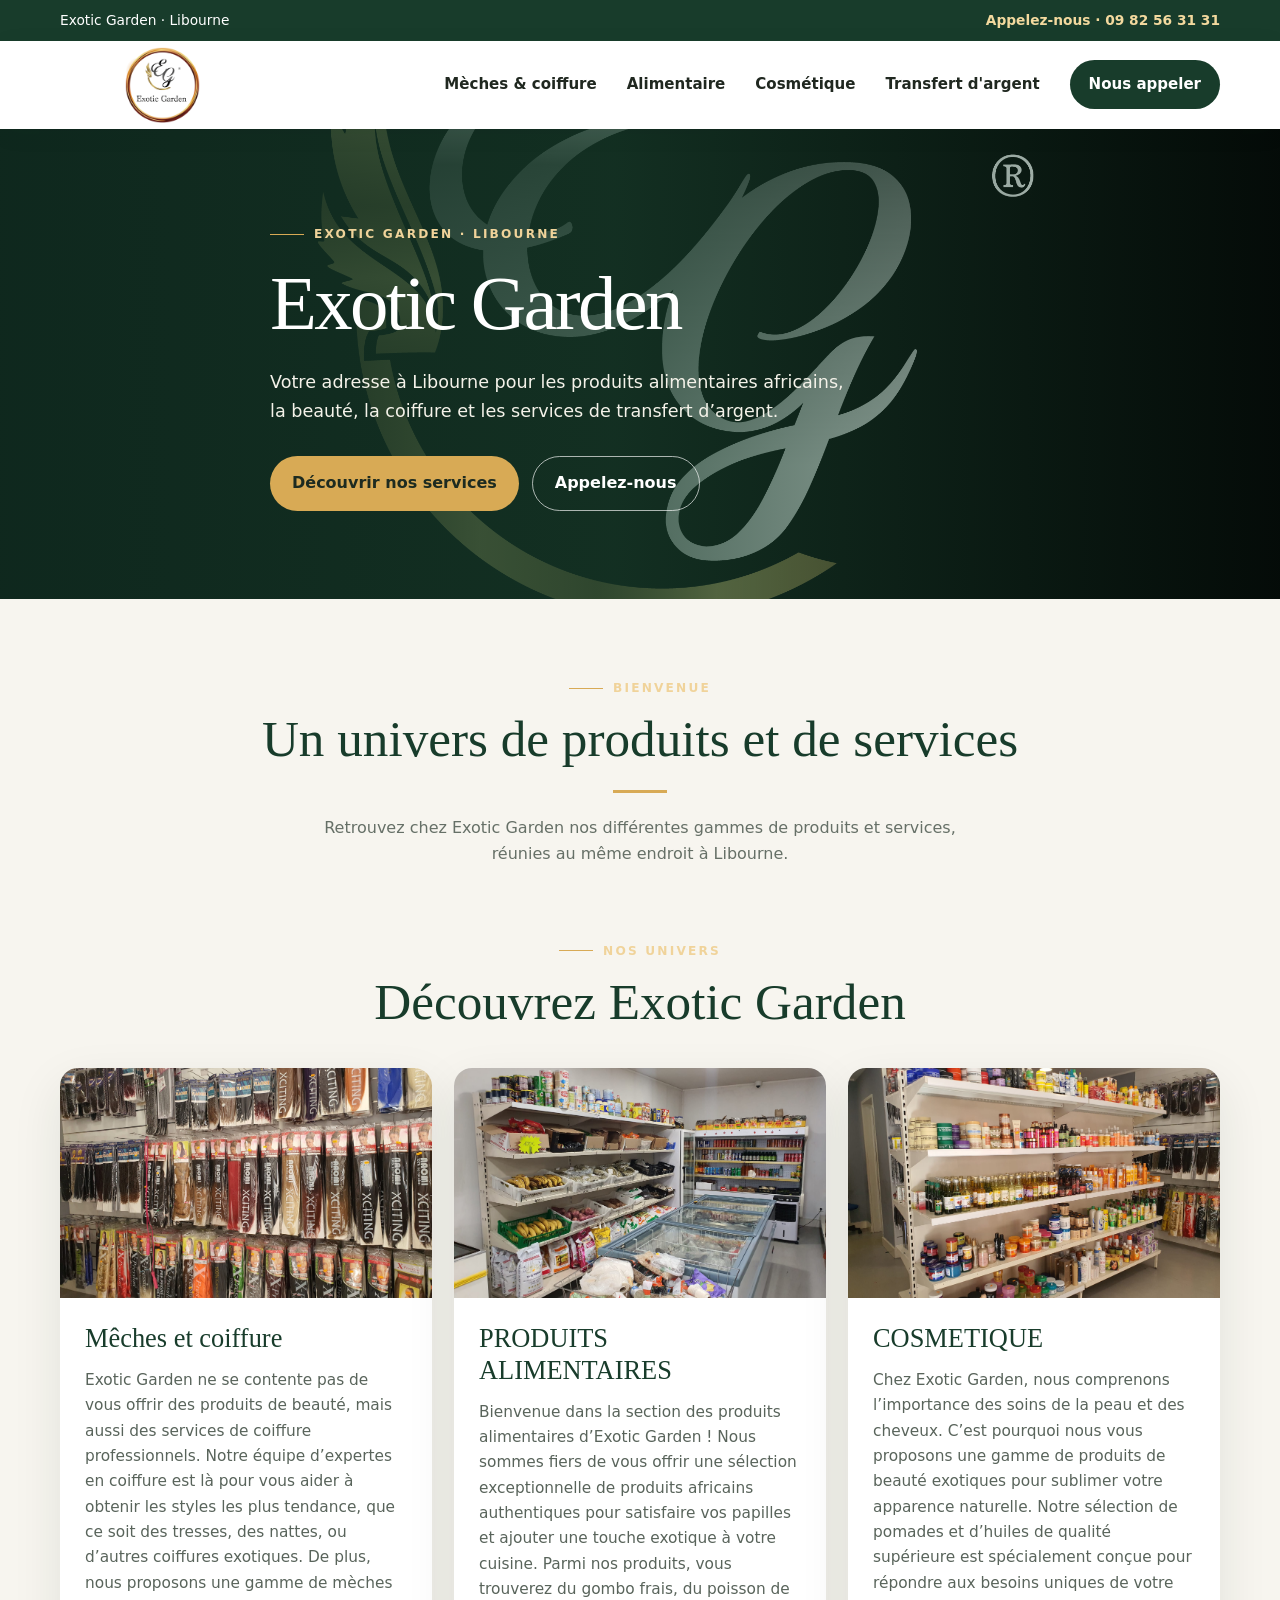
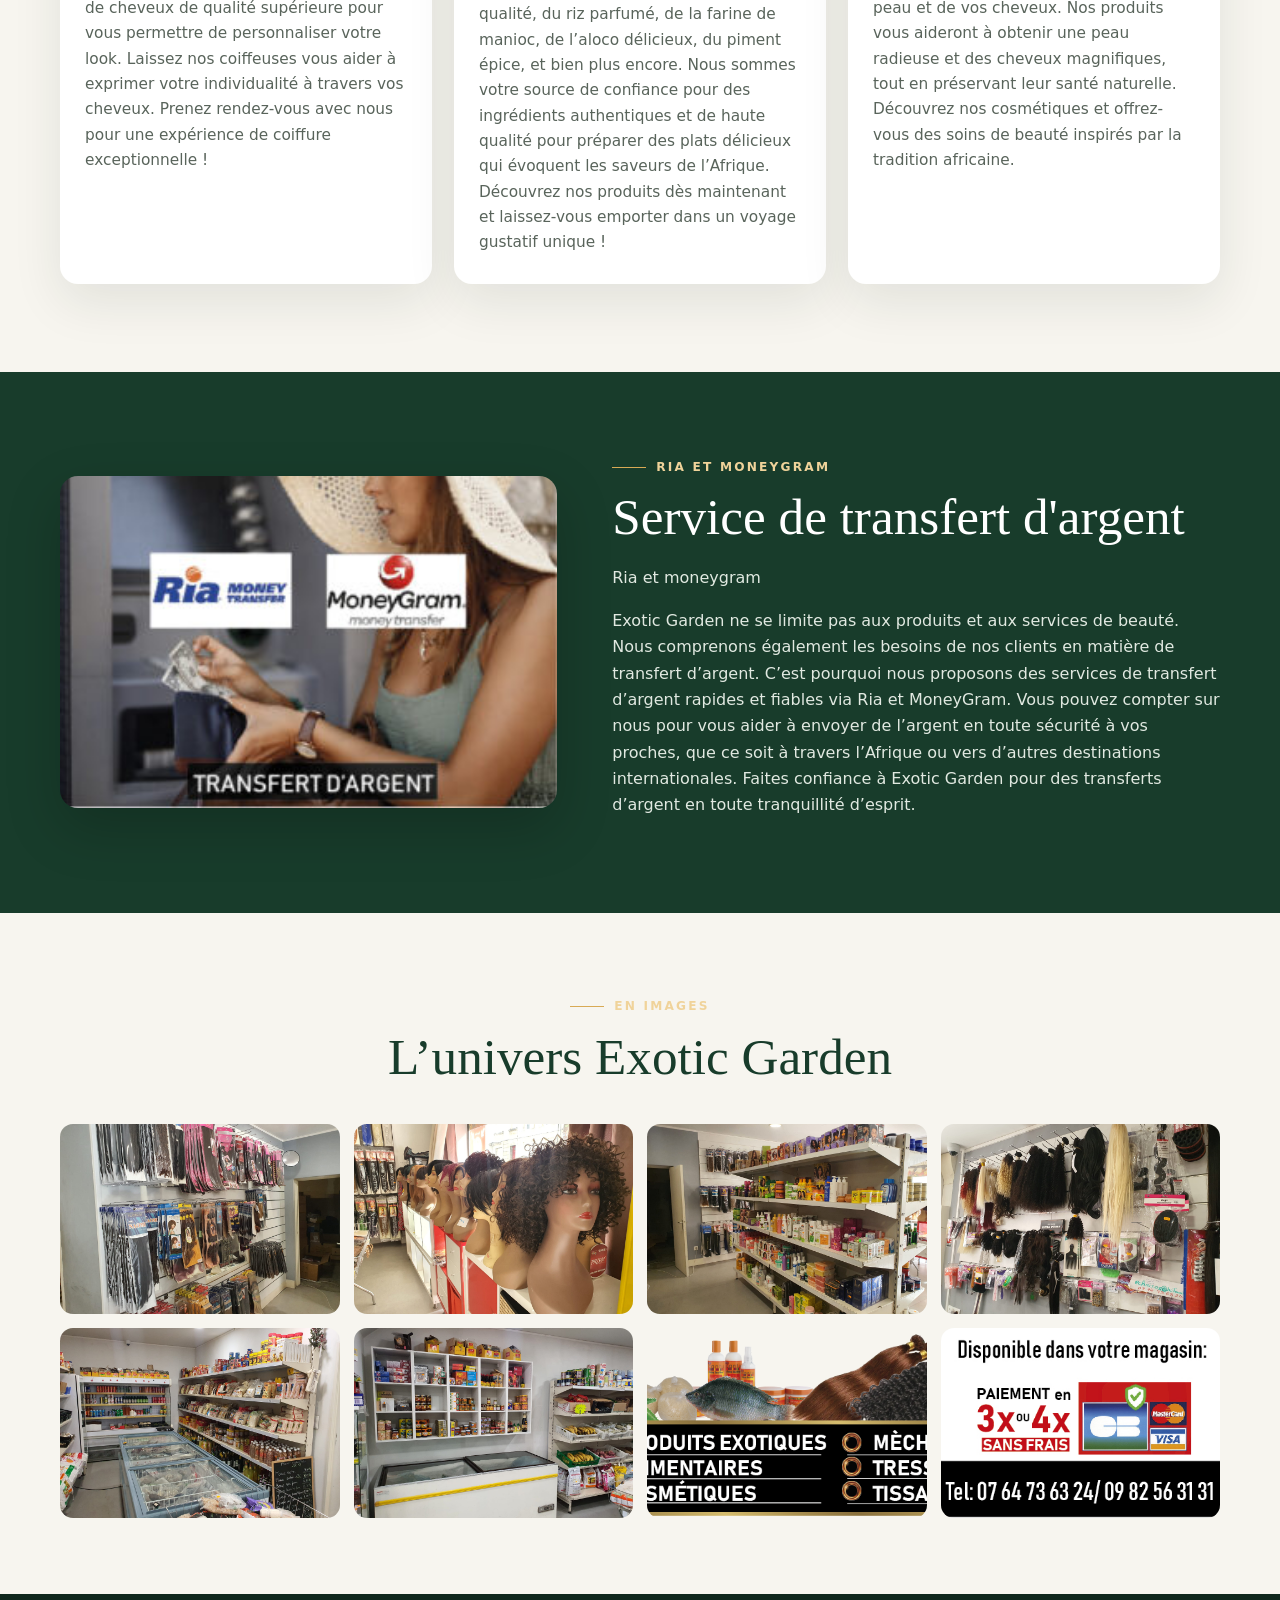
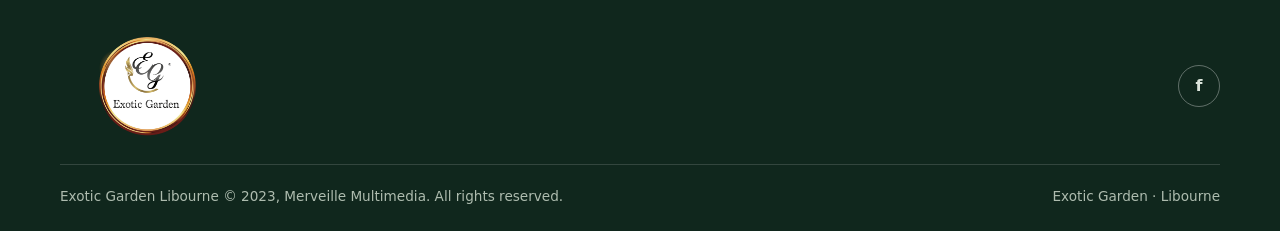
<file: index.html>
<!doctype html>
<html lang="fr">
<head>
<meta charset="utf-8">
<meta name="viewport" content="width=device-width, initial-scale=1">
<meta name="theme-color" content="#183c2b">
<title>Exotic Garden – magasin exotique à Libourne</title>
<meta name="description" content="Exotic Garden à Libourne : produits alimentaires africains, cosmétiques, mèches et coiffure, transfert d'argent Ria et MoneyGram.">
<style>
:root{--green:#183c2b;--green2:#28563e;--gold:#d8aa55;--cream:#f7f5ef;--ink:#202820;--muted:#667067;--white:#fff;--shadow:0 18px 50px #12281b18}
*{box-sizing:border-box}html{scroll-behavior:smooth}body{margin:0;color:var(--ink);background:var(--cream);font-family:Inter,ui-sans-serif,system-ui,-apple-system,"Segoe UI",sans-serif;line-height:1.65}img{display:block;max-width:100%}a{color:inherit;text-decoration:none}.wrap{width:min(1160px,calc(100% - 44px));margin:auto}
.topline{background:var(--green);color:#fff;font-size:.86rem}.topline .wrap{display:flex;justify-content:space-between;align-items:center;gap:18px;padding:9px 0}.topline a{color:#f3d99e;font-weight:700}
header{background:#fff;position:sticky;top:0;z-index:20;box-shadow:0 5px 25px #14271a0c}.nav{min-height:88px;display:flex;align-items:center;justify-content:space-between;gap:28px}.brand img{width:205px;height:76px;object-fit:contain}.links{display:flex;align-items:center;gap:30px;font-size:.94rem;font-weight:650}.links a{transition:color .2s}.links a:hover{color:#a5782f}.call{background:var(--green);color:#fff!important;padding:12px 19px;border-radius:999px}.menu-btn{display:none;border:0;background:var(--green);color:white;border-radius:9px;padding:10px 13px;font-size:1rem}
.hero{background:linear-gradient(90deg,#102b20ed 0%,#183c2bc9 48%,#183c2b30 100%),url("Exotic Garden – magasin exotique à Libourne_files/logo-exotic-garden_Plan-de-travail-1-copie.jpg") center/cover no-repeat;color:#fff;min-height:470px;display:flex;align-items:center}.hero-inner{padding:82px 0;max-width:740px}.eyebrow{display:inline-flex;align-items:center;gap:10px;color:#f0d39a;text-transform:uppercase;letter-spacing:.18em;font-size:.76rem;font-weight:800}.eyebrow:before{content:"";width:34px;height:1px;background:var(--gold)}h1{font-family:Georgia,serif;font-size:clamp(2.6rem,6vw,5.1rem);line-height:1.03;font-weight:500;letter-spacing:-.035em;margin:20px 0 25px}.hero p{font-size:1.1rem;color:#f4f2e9;max-width:580px}.hero-actions{display:flex;flex-wrap:wrap;gap:13px;margin-top:30px}.btn{display:inline-flex;justify-content:center;align-items:center;padding:13px 22px;border-radius:999px;font-weight:750}.btn-gold{background:var(--gold);color:#1d2b20}.btn-outline{border:1px solid #ffffffa6;color:#fff}
.intro{padding:72px 0 30px;text-align:center}.intro h2,.section-head h2{font:500 clamp(2rem,4vw,3.2rem)/1.12 Georgia,serif;margin:12px 0;color:var(--green)}.intro .rule{width:54px;height:3px;background:var(--gold);margin:22px auto}.intro p{max-width:680px;margin:auto;color:var(--muted)}
.services{padding:36px 0 88px}.section-head{text-align:center;margin-bottom:38px}.section-head p{color:var(--muted);margin:10px auto 0;max-width:650px}.grid{display:grid;grid-template-columns:repeat(3,minmax(0,1fr));gap:22px}.card{background:#fff;border-radius:18px;overflow:hidden;box-shadow:var(--shadow);transition:transform .25s,box-shadow .25s}.card:hover{transform:translateY(-5px);box-shadow:0 24px 55px #12281b24}.card img{width:100%;height:230px;object-fit:cover}.card-body{padding:25px 25px 28px}.card h3{font:500 1.65rem/1.2 Georgia,serif;color:var(--green);margin:0 0 13px}.card p{color:#59645b;margin:0;font-size:.96rem}
.money{padding:78px 0;background:var(--green);color:#fff}.money-inner{display:grid;grid-template-columns: .9fr 1.1fr;gap:55px;align-items:center}.money img{width:100%;max-height:340px;object-fit:cover;border-radius:18px;box-shadow:0 20px 55px #0003}.money h2{font:500 clamp(2rem,4vw,3.2rem)/1.1 Georgia,serif;margin:12px 0 20px}.money p{color:#e1e9e1}.money .eyebrow{color:#f0d39a}
.gallery{padding:76px 0}.gallery-grid{display:grid;grid-template-columns:repeat(4,1fr);gap:14px}.gallery-grid img{width:100%;height:190px;object-fit:cover;border-radius:13px}
footer{background:#10271d;color:#dce5dc;padding:42px 0 24px}.foot-top{display:flex;justify-content:space-between;align-items:center;gap:25px;padding-bottom:28px}.foot-logo{width:175px;max-height:100px;object-fit:contain}.social{display:inline-flex;width:42px;height:42px;align-items:center;justify-content:center;border:1px solid #ffffff55;border-radius:50%;font-weight:800}.copyright{border-top:1px solid #ffffff25;padding-top:20px;color:#aebcaf;font-size:.85rem;display:flex;justify-content:space-between;gap:18px;flex-wrap:wrap}
@media(max-width:820px){.links{gap:15px;font-size:.85rem}.brand img{width:165px}.grid{grid-template-columns:repeat(2,1fr)}.money-inner{grid-template-columns:1fr;gap:30px}.money img{max-height:300px}}
@media(max-width:640px){.wrap{width:min(100% - 32px,1160px)}.topline .wrap{justify-content:center}.nav{min-height:75px;flex-wrap:wrap;padding:8px 0}.brand img{width:150px;height:60px}.menu-btn{display:block}.links{display:none;order:3;width:100%;padding:5px 0 15px;flex-direction:column;align-items:stretch;gap:0}.links.open{display:flex}.links a{padding:12px 8px;border-top:1px solid #edf0eb}.links .call{text-align:center;margin-top:8px}.hero{min-height:430px;background-position:60% center}.hero-inner{padding:65px 0}.hero p{font-size:1rem}.intro{padding:55px 0 20px}.services{padding:30px 0 60px}.grid{grid-template-columns:1fr;gap:18px}.card img{height:225px}.money{padding:58px 0}.gallery{padding:58px 0}.gallery-grid{grid-template-columns:repeat(2,1fr);gap:10px}.gallery-grid img{height:145px}.foot-top{align-items:flex-start;flex-direction:column}}
@media(prefers-reduced-motion:reduce){html{scroll-behavior:auto}*,*:before,*:after{transition:none!important}}
</style>
</head>
<body>
<div class="topline"><div class="wrap"><span>Exotic Garden · Libourne</span><a href="tel:+33982563131">Appelez-nous · 09 82 56 31 31</a></div></div>
<header><div class="wrap nav"><a class="brand" href="#accueil" aria-label="Exotic Garden, accueil"><img src="Exotic Garden – magasin exotique à Libourne_files/logo-exotic-garden-or_Plan-de-travail-1-768x773.png" alt="Exotic Garden"></a><button class="menu-btn" type="button" aria-expanded="false" aria-controls="navigation">Menu ☰</button><nav class="links" id="navigation"><a href="#coiffure">Mèches & coiffure</a><a href="#alimentaire">Alimentaire</a><a href="#cosmetique">Cosmétique</a><a href="#transfert">Transfert d'argent</a><a class="call" href="tel:+33982563131">Nous appeler</a></nav></div></header>
<main id="accueil">
<section class="hero"><div class="wrap hero-inner"><span class="eyebrow">Exotic Garden · Libourne</span><h1>Exotic Garden</h1><p>Votre adresse à Libourne pour les produits alimentaires africains, la beauté, la coiffure et les services de transfert d’argent.</p><div class="hero-actions"><a class="btn btn-gold" href="#services">Découvrir nos services</a><a class="btn btn-outline" href="tel:+33982563131">Appelez-nous</a></div></div></section>
<section class="intro" id="services"><div class="wrap"><span class="eyebrow">Bienvenue</span><h2>Un univers de produits et de services</h2><div class="rule"></div><p>Retrouvez chez Exotic Garden nos différentes gammes de produits et services, réunies au même endroit à Libourne.</p></div></section>
<section class="services"><div class="wrap"><div class="section-head"><span class="eyebrow">Nos univers</span><h2>Découvrez Exotic Garden</h2></div><div class="grid">
<article class="card" id="coiffure"><img src="Exotic Garden – magasin exotique à Libourne_files/meches-1.jpeg" alt="Mèches et coiffure"><div class="card-body"><h3>Mêches et coiffure</h3><p>Exotic Garden ne se contente pas de vous offrir des produits de beauté, mais aussi des services de coiffure professionnels. Notre équipe d’expertes en coiffure est là pour vous aider à obtenir les styles les plus tendance, que ce soit des tresses, des nattes, ou d’autres coiffures exotiques. De plus, nous proposons une gamme de mèches de cheveux de qualité supérieure pour vous permettre de personnaliser votre look. Laissez nos coiffeuses vous aider à exprimer votre individualité à travers vos cheveux. Prenez rendez-vous avec nous pour une expérience de coiffure exceptionnelle !</p></div></article>
<article class="card" id="alimentaire"><img src="Exotic Garden – magasin exotique à Libourne_files/alimentaire2.jpeg" alt="Produits alimentaires"><div class="card-body"><h3>PRODUITS ALIMENTAIRES</h3><p>Bienvenue dans la section des produits alimentaires d’Exotic Garden ! Nous sommes fiers de vous offrir une sélection exceptionnelle de produits africains authentiques pour satisfaire vos papilles et ajouter une touche exotique à votre cuisine. Parmi nos produits, vous trouverez du gombo frais, du poisson de qualité, du riz parfumé, de la farine de manioc, de l’aloco délicieux, du piment épice, et bien plus encore. Nous sommes votre source de confiance pour des ingrédients authentiques et de haute qualité pour préparer des plats délicieux qui évoquent les saveurs de l’Afrique. Découvrez nos produits dès maintenant et laissez-vous emporter dans un voyage gustatif unique !</p></div></article>
<article class="card" id="cosmetique"><img src="Exotic Garden – magasin exotique à Libourne_files/cosmetique1.jpeg" alt="Cosmétiques"><div class="card-body"><h3>COSMETIQUE</h3><p>Chez Exotic Garden, nous comprenons l’importance des soins de la peau et des cheveux. C’est pourquoi nous vous proposons une gamme de produits de beauté exotiques pour sublimer votre apparence naturelle. Notre sélection de pomades et d’huiles de qualité supérieure est spécialement conçue pour répondre aux besoins uniques de votre peau et de vos cheveux. Nos produits vous aideront à obtenir une peau radieuse et des cheveux magnifiques, tout en préservant leur santé naturelle. Découvrez nos cosmétiques et offrez-vous des soins de beauté inspirés par la tradition africaine.</p></div></article>
</div></div></section>
<section class="money" id="transfert"><div class="wrap money-inner"><img src="Exotic Garden – magasin exotique à Libourne_files/transfert-dargent_Plan-de-travail-1-300x200.jpg" alt="Service de transfert d'argent"><div><span class="eyebrow">Ria et MoneyGram</span><h2>Service de transfert d'argent</h2><p>Ria et moneygram</p><p>Exotic Garden ne se limite pas aux produits et aux services de beauté. Nous comprenons également les besoins de nos clients en matière de transfert d’argent. C’est pourquoi nous proposons des services de transfert d’argent rapides et fiables via Ria et MoneyGram. Vous pouvez compter sur nous pour vous aider à envoyer de l’argent en toute sécurité à vos proches, que ce soit à travers l’Afrique ou vers d’autres destinations internationales. Faites confiance à Exotic Garden pour des transferts d’argent en toute tranquillité d’esprit.</p></div></div></section>
<section class="gallery"><div class="wrap"><div class="section-head"><span class="eyebrow">En images</span><h2>L’univers Exotic Garden</h2></div><div class="gallery-grid"><img src="Exotic Garden – magasin exotique à Libourne_files/meches2.jpeg" alt="Mèches"><img src="Exotic Garden – magasin exotique à Libourne_files/perruque2.jpeg" alt="Perruques"><img src="Exotic Garden – magasin exotique à Libourne_files/cosmetique2.jpeg" alt="Cosmétiques"><img src="Exotic Garden – magasin exotique à Libourne_files/meches-3.jpeg" alt="Coiffure"><img src="Exotic Garden – magasin exotique à Libourne_files/alimentaire1.jpeg" alt="Produits alimentaires"><img src="Exotic Garden – magasin exotique à Libourne_files/alimentaire3.jpeg" alt="Produits alimentaires"><img src="Exotic Garden – magasin exotique à Libourne_files/listing-produits_Plan-de-travail-1.png" alt="Sélection de produits"><img src="Exotic Garden – magasin exotique à Libourne_files/3-a-4x_Plan-de-travail-1.jpg" alt="Exotic Garden"></div></div></section>
</main>
<footer><div class="wrap"><div class="foot-top"><img class="foot-logo" src="Exotic Garden – magasin exotique à Libourne_files/logo-exotic-garden-or_Plan-de-travail-1-768x773.png" alt="Exotic Garden"><a class="social" href="https://www.facebook.com/share/1Dc7jsVdJt/" target="_blank" rel="noopener noreferrer" aria-label="Facebook">f</a></div><div class="copyright"><span>Exotic Garden Libourne © 2023, Merveille Multimedia. All rights reserved.</span><span>Exotic Garden · Libourne</span></div></div></footer>
<script>
const menu=document.querySelector('.menu-btn');const nav=document.querySelector('#navigation');menu.addEventListener('click',()=>{const open=nav.classList.toggle('open');menu.setAttribute('aria-expanded',String(open));});nav.querySelectorAll('a').forEach(link=>link.addEventListener('click',()=>{nav.classList.remove('open');menu.setAttribute('aria-expanded','false');}));
</script>
</body></html>
</file>
